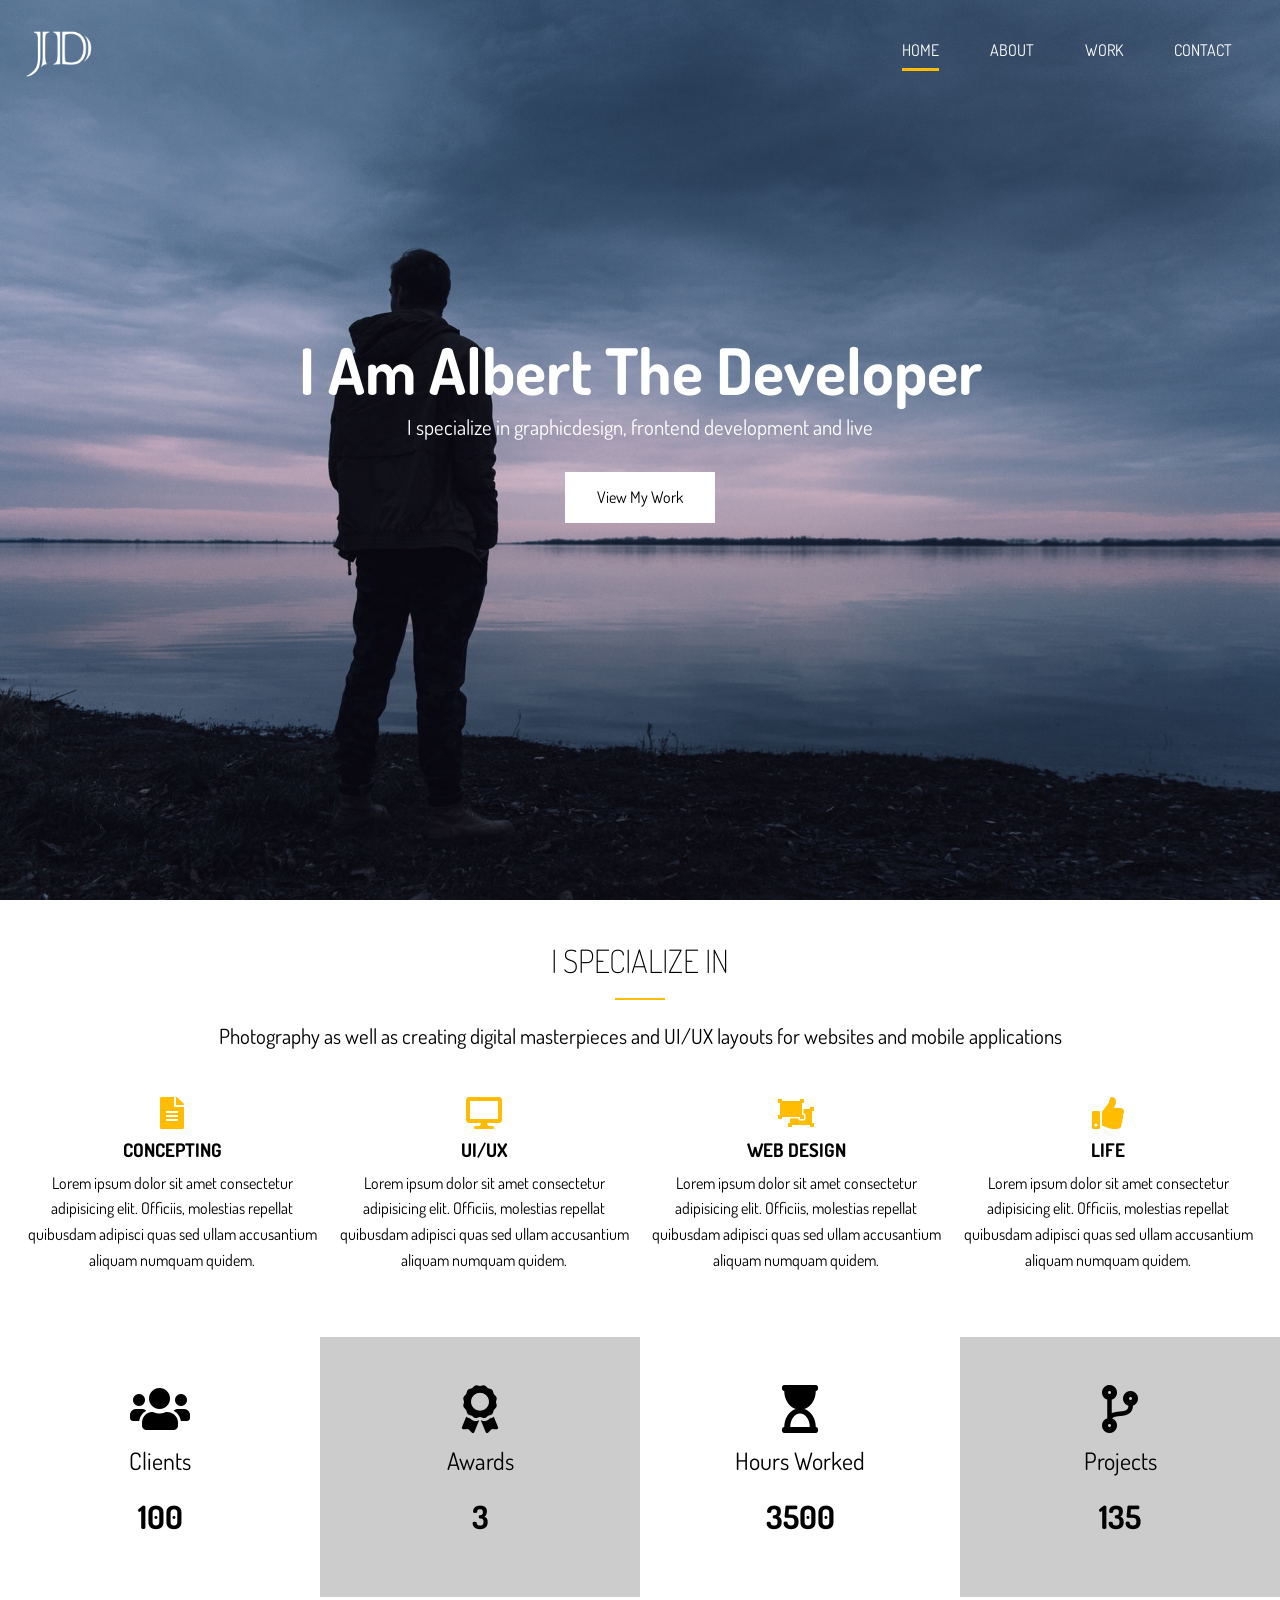
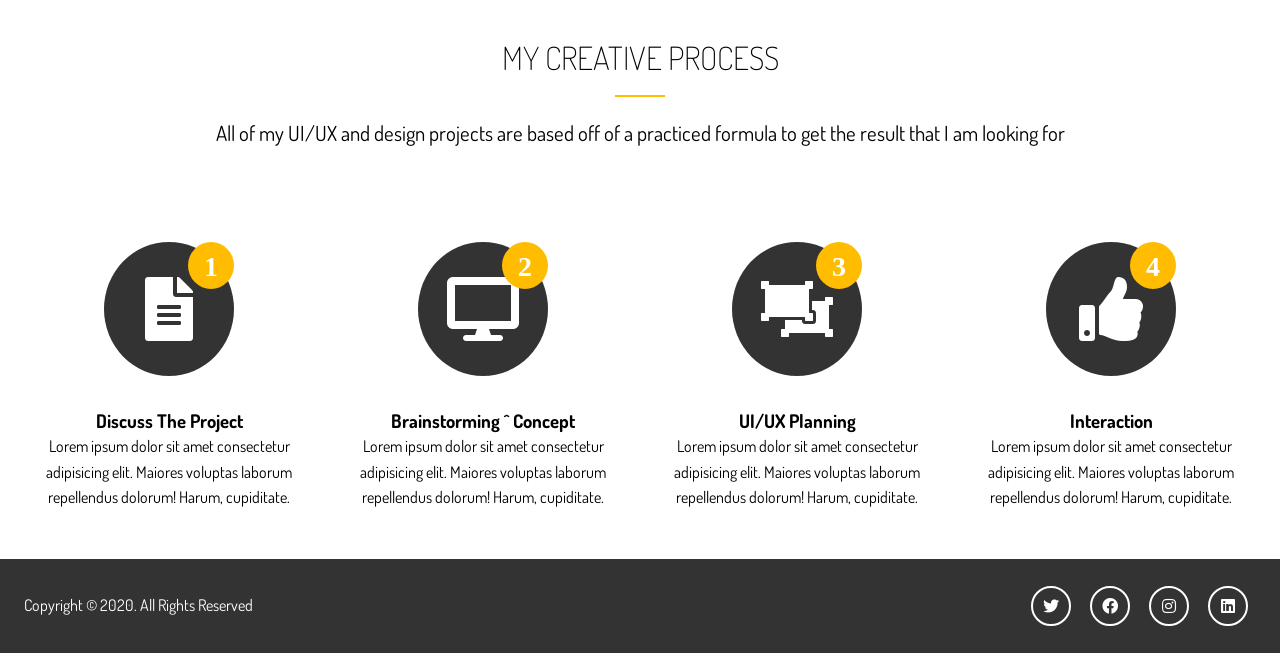
<file: index.html>
<!DOCTYPE html>
<html lang="en">
  <head>
    <meta charset="UTF-8" />
    <meta name="viewport" content="width=device-width, initial-scale=1.0" />
    <title>Welcome | Portfolio</title>
    <link
      rel="stylesheet"
      href="https://use.fontawesome.com/releases/v5.6.3/css/all.css"
      integrity="sha384-UHRtZLI+pbxtHCWp1t77Bi1L4ZtiqrqD80Kn4Z8NTSRyMA2Fd33n5dQ8lWUE00s/"
      crossorigin="anonymous"
    />
    <link
      href="https://fonts.googleapis.com/css2?family=Dosis&display=swap"
      rel="stylesheet"
    />
    <link rel="stylesheet" href="css/main.css" />
  </head>

  <body>
    <header id="header">
      <div class="container">
        <nav id="navbar">
          <img src="img/logo.png" alt="" class="logo" />
          <ul>
            <li><a href="index.html" class="current">Home</a></li>
            <li><a href="about.html">About</a></li>
            <li><a href="work.html">Work</a></li>
            <li><a href="contact.html">Contact</a></li>
          </ul>
        </nav>
        <article id="showcase">
          <h1>I Am Albert The Developer</h1>
          <p class="leader">
            I specialize in graphicdesign, frontend development and live
          </p>
          <a href="#" class="btn-light">View My Work</a>
        </article>
      </div>
    </header>
    <section id="home">
      <article id="home-a" class="text-center py-3">
        <div class="container">
          <h2 class="uppercase title">I specialize in</h2>
          <div class="bottom-line"></div>
          <p class="leader">
            Photography as well as creating digital masterpieces and UI/UX
            layouts for websites and mobile applications
          </p>
          <div id="concept">
            <div class="concept-1">
              <i class="fas fa-file-alt fa-2x"></i>
              <h3 class="uppercase">CONCEPTING</h3>
              <p>
                Lorem ipsum dolor sit amet consectetur adipisicing elit.
                Officiis, molestias repellat quibusdam adipisci quas sed ullam
                accusantium aliquam numquam quidem.
              </p>
            </div>
            <div class="concept-2">
              <i class="fas fa-desktop fa-2x"></i>
              <h3 class="uppercase">UI/UX</h3>
              <p>
                Lorem ipsum dolor sit amet consectetur adipisicing elit.
                Officiis, molestias repellat quibusdam adipisci quas sed ullam
                accusantium aliquam numquam quidem.
              </p>
            </div>
            <div class="concept-3">
              <i class="fas fa-object-ungroup fa-2x"></i>
              <h3 class="uppercase">Web Design</h3>
              <p>
                Lorem ipsum dolor sit amet consectetur adipisicing elit.
                Officiis, molestias repellat quibusdam adipisci quas sed ullam
                accusantium aliquam numquam quidem.
              </p>
            </div>
            <div class="concept-4">
              <i class="fas fa-thumbs-up fa-2x"></i>
              <h3 class="uppercase">Life</h3>
              <p>
                Lorem ipsum dolor sit amet consectetur adipisicing elit.
                Officiis, molestias repellat quibusdam adipisci quas sed ullam
                accusantium aliquam numquam quidem.
              </p>
            </div>
          </div>
        </div>
      </article>
      <article id="home-b">
        <div class="titul text-center">
          <div>
            <ul>
              <li><i class="fas fa-users fa-3x"></i></li>
              <li>Clients</li>
              <li>100</li>
            </ul>
          </div>
          <div>
            <ul>
              <li><i class="fas fa-award fa-3x"></i></li>
              <li>Awards</h3></li>
              <li>3</li>
            </ul>
          </div>
          <div>
            <ul>
              <li><i class="fas fa-hourglass-start fa-3x"></i></li>
              <li>Hours Worked</h3></li>
              <li>3500</li>
            </ul>
          </div>
          <div>
            <ul>
              <li><i class="fas fa-code-branch fa-3x"></i></li>
              <li>Projects</h3></li>
              <li>135</li>
            </ul>
          </div>
        </div>
      </article>
      <article id="home-c" class="py-3">
        <div class="container text-center">
          <h2 class="uppercase title">MY CREATIVE PROCESS</h2>
          <div class="bottom-line"></div>
          <p class="leader">
            All of my UI/UX and design projects are based off of a practiced
            formula to get the result that I am looking for
          </p>
          <div class="project">
            <div>
              <i class="fas fa-file-alt fa-4x projects-icon my-2">
                <div class="projects-step">1</div>
              </i>
              <h3>Discuss The Project</h3>
              <p>
                Lorem ipsum dolor sit amet consectetur adipisicing elit. Maiores
                voluptas laborum repellendus dolorum! Harum, cupiditate.
              </p>
            </div>
            <div>
              <i class="fas fa-desktop fa-4x projects-icon my-2">
                <div class="projects-step">2</div>
              </i>
              <h3>Brainstorming ^ Concept</h3>
              <p>
                Lorem ipsum dolor sit amet consectetur adipisicing elit. Maiores
                voluptas laborum repellendus dolorum! Harum, cupiditate.
              </p>
            </div>
            <div>
              <i class="fas fa-object-ungroup fa-4x projects-icon my-2">
                <div class="projects-step">3</div>
              </i>
              <h3>UI/UX Planning</h3>
              <p>
                Lorem ipsum dolor sit amet consectetur adipisicing elit. Maiores
                voluptas laborum repellendus dolorum! Harum, cupiditate.
              </p>
            </div>
            <div>
              <i class="fas fa-thumbs-up fa-4x projects-icon my-2">
                <div class="projects-step">4</div>
              </i>
              <h3>Interaction</h3>
              <p>
                Lorem ipsum dolor sit amet consectetur adipisicing elit. Maiores
                voluptas laborum repellendus dolorum! Harum, cupiditate.
              </p>
            </div>
          </div>
        </div>
      </article>
    </section>
    <footer id="footer">
      <div class="container">
        <div>
          <p>Copyright &copy; 2020. All Rights Reserved</p>
          <ul>
            <li>
              <a href="#"><i class="fab fa-twitter"></i></a>
            </li>
            <li>
              <a href="#"><i class="fab fa-facebook"></i></a>
            </li>
            <li>
              <a href="#"><i class="fab fa-instagram"></i></a>
            </li>
            <li>
              <a href="#"><i class="fab fa-linkedin"></i></a>
            </li>
          </ul>
        </div>
      </div>
    </footer>
  </body>
</html>
</file>
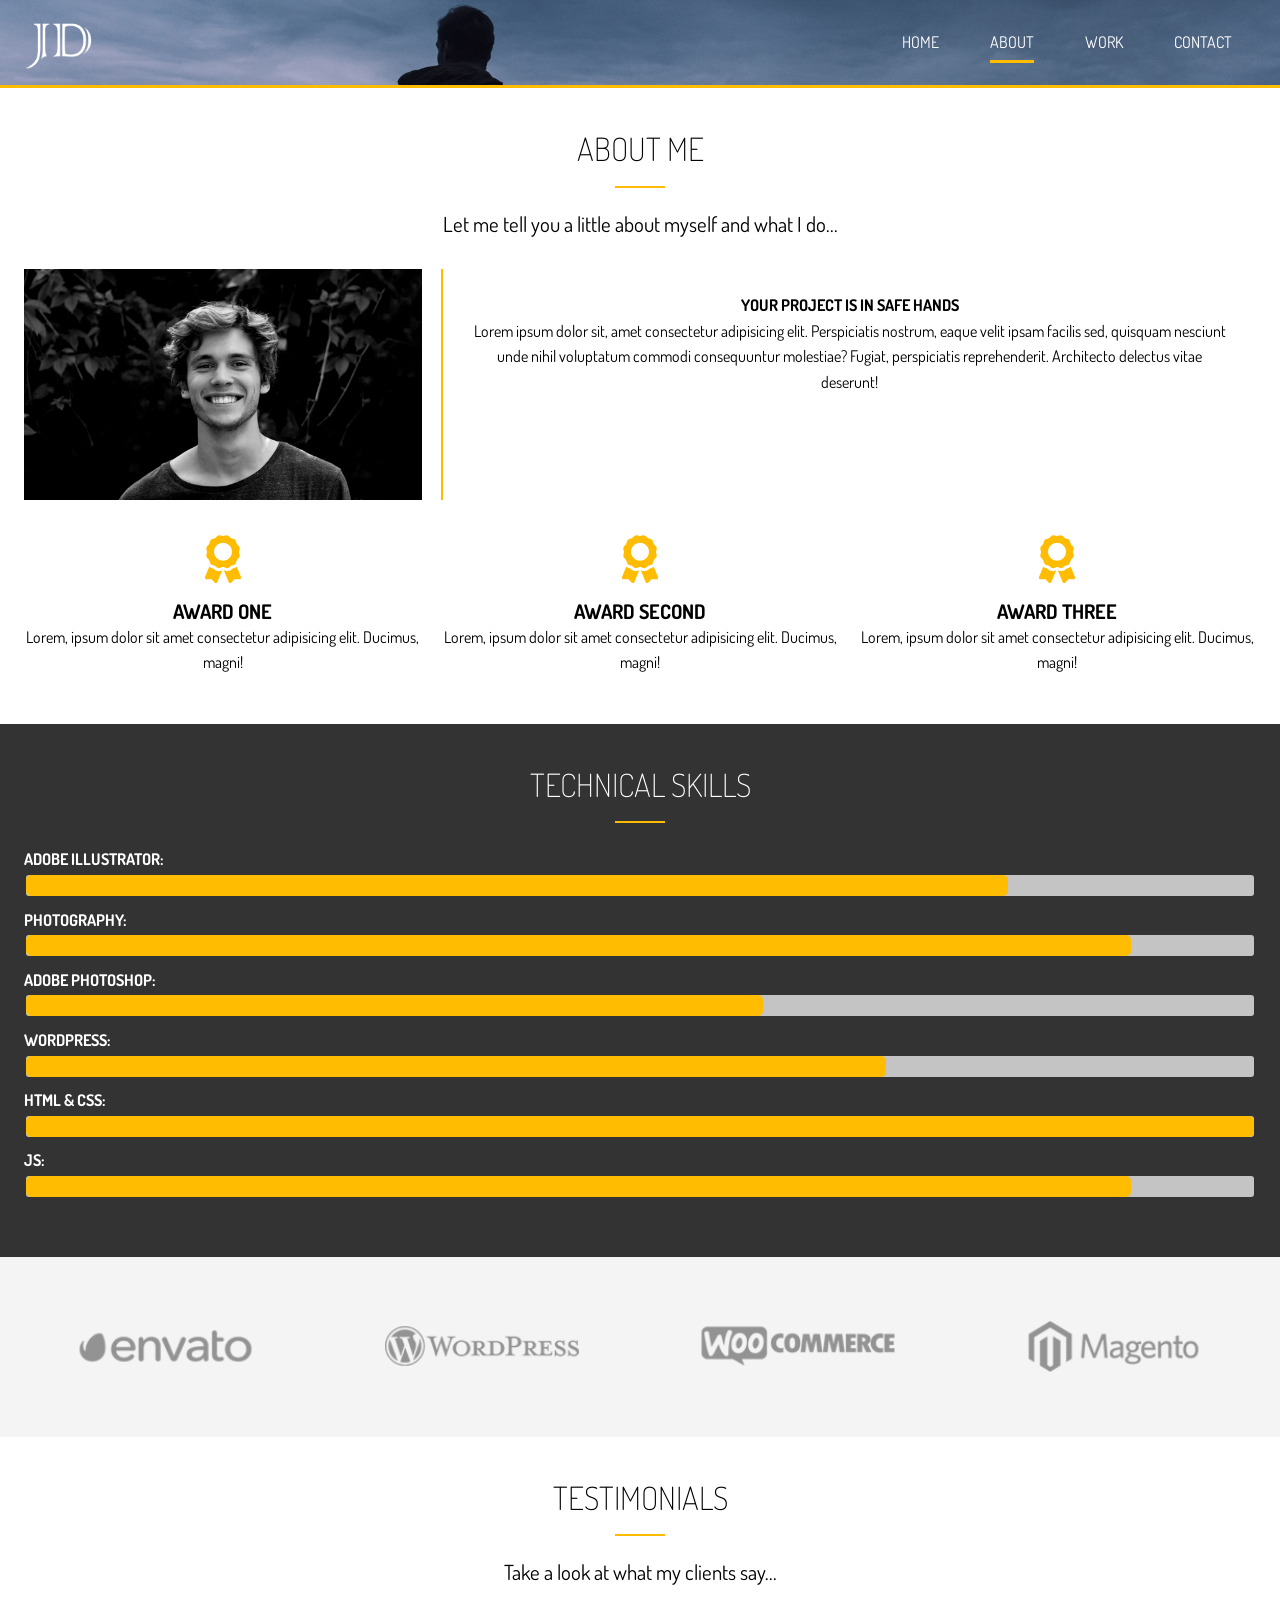
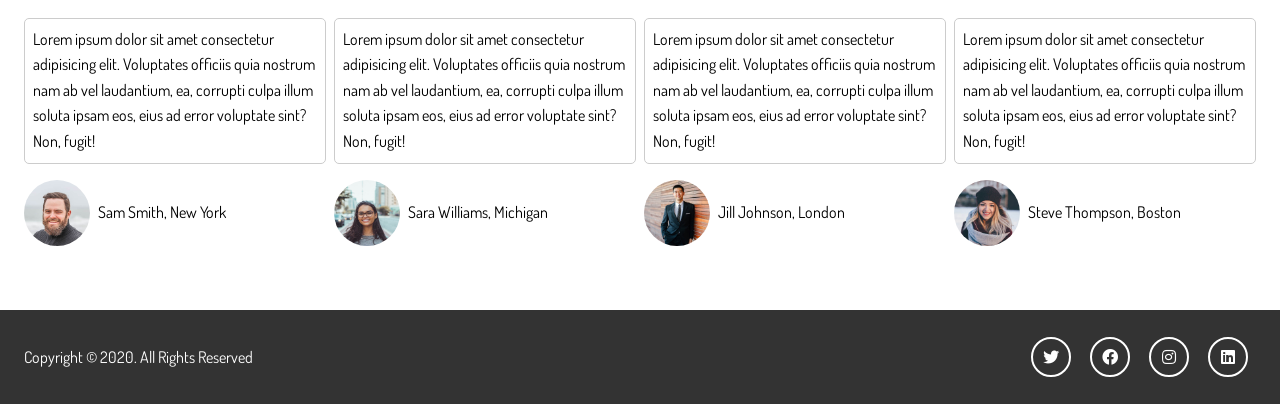
<file: about.html>
<!DOCTYPE html>
<html lang="en">
  <head>
    <meta charset="UTF-8" />
    <meta name="viewport" content="width=device-width, initial-scale=1.0" />
    <title>About Page | Portfolio</title>
    <link
      rel="stylesheet"
      href="https://use.fontawesome.com/releases/v5.6.3/css/all.css"
      integrity="sha384-UHRtZLI+pbxtHCWp1t77Bi1L4ZtiqrqD80Kn4Z8NTSRyMA2Fd33n5dQ8lWUE00s/"
      crossorigin="anonymous"
    />
    <link
      href="https://fonts.googleapis.com/css2?family=Dosis&display=swap"
      rel="stylesheet"
    />
    <link rel="stylesheet" href="css/main.css" />
  </head>

  <body>
    <header id="header-inner">
      <div class="container">
        <nav id="navbar">
          <img src="img/logo.png" alt="" class="logo" />
          <ul>
            <li><a href="index.html">Home</a></li>
            <li><a href="about.html" class="current">About</a></li>
            <li><a href="work.html">Work</a></li>
            <li><a href="contact.html">Contact</a></li>
          </ul>
        </nav>
      </div>
    </header>
    <section id="about">
      <article id="about-a" class="py-3">
        <div class="container">
          <h2 class="uppercase title">About me</h2>
          <div class="bottom-line"></div>
          <p class="leader">
            Let me tell you a little about myself and what I do...
          </p>
          <div class="about-a-inner">
            <img src="img/about.jpg" alt="" />
            <div class="div-text text-center p-1">
              <h4>YOUR PROJECT IS IN SAFE HANDS</h4>
              <p>
                Lorem ipsum dolor sit, amet consectetur adipisicing elit.
                Perspiciatis nostrum, eaque velit ipsam facilis sed, quisquam
                nesciunt unde nihil voluptatum commodi consequuntur molestiae?
                Fugiat, perspiciatis reprehenderit. Architecto delectus vitae
                deserunt!
              </p>
            </div>
            <div class="award-1 text-center">
              <i class="fas fa-award fa-3x"></i>
              <h2 class="box-title">Award one</h2>
              <p>
                Lorem, ipsum dolor sit amet consectetur adipisicing elit.
                Ducimus, magni!
              </p>
            </div>
            <div class="award-2 text-center">
              <i class="fas fa-award fa-3x"></i>
              <h2 class="box-title">Award second</h2>
              <p>
                Lorem, ipsum dolor sit amet consectetur adipisicing elit.
                Ducimus, magni!
              </p>
            </div>
            <div class="award-3 text-center">
              <i class="fas fa-award fa-3x"></i>
              <h2 class="box-title">Award three</h2>
              <p>
                Lorem, ipsum dolor sit amet consectetur adipisicing elit.
                Ducimus, magni!
              </p>
            </div>
          </div>
        </div>
      </article>
      <article id="about-b" class="py-3 bg-third">
        <div class="container">
          <h2 class="title uppercase">TECHNICAL skills</h2>
          <div class="bottom-line"></div>
          <h4>ADOBE ILLUSTRATOR:</h4>
          <div class="place bg-grey">
            <div style="width: 80%; height: 100%;" class="bg-primary"></div>
          </div>
          <h4>PHOTOGRAPHY:</h4>
          <div class="place bg-grey">
            <div style="width: 90%; height: 100%;" class="bg-primary"></div>
          </div>
          <h4>ADOBE PHOTOSHOP:</h4>
          <div class="place bg-grey">
            <div style="width: 60%; height: 100%;" class="bg-primary"></div>
          </div>
          <h4>WORDPRESS:</h4>
          <div class="place bg-grey">
            <div style="width: 70%; height: 100%;" class="bg-primary"></div>
          </div>
          <h4>HTML & CSS:</h4>
          <div class="place bg-grey">
            <div style="width: 100%; height: 100%;" class="bg-primary"></div>
          </div>
          <h4>JS:</h4>
          <div class="place bg-grey">
            <div style="width: 90%; height: 100%;" class="bg-primary"></div>
          </div>
        </div>
      </article>
      <article id="about-c">
        <div class="container">
          <div class="logos">
            <img src="img/about-logos/logo-envato.png" alt="" />
            <img src="img/about-logos/logo-wordpress.png" alt="" />
            <img src="img/about-logos/logo-woocommerce.png" alt="" />
            <img src="img/about-logos/logo-magento.png" alt="" />
          </div>
        </div>
      </article>
      <article id="about-d" class="py-3">
        <div class="container">
          <h2 class="title uppercase">Testimonials</h2>
          <div class="bottom-line"></div>
          <p class="leader">Take a look at what my clients say...</p>
          <div class="reviews">
            <div class="review">
              <div>
                <p>
                  Lorem ipsum dolor sit amet consectetur adipisicing elit.
                  Voluptates officiis quia nostrum nam ab vel laudantium, ea,
                  corrupti culpa illum soluta ipsam eos, eius ad error voluptate
                  sint? Non, fugit!
                </p>
              </div>
              <div>
                <img src="img/testimonials/person1.jpg" alt="" />
                <p>Sam Smith, New York</p>
              </div>
            </div>
            <div class="review">
              <div>
                <p>
                  Lorem ipsum dolor sit amet consectetur adipisicing elit.
                  Voluptates officiis quia nostrum nam ab vel laudantium, ea,
                  corrupti culpa illum soluta ipsam eos, eius ad error voluptate
                  sint? Non, fugit!
                </p>
              </div>

              <div>
                <img src="img/testimonials/person2.jpg" alt="" />
                <p>Sara Williams, Michigan</p>
              </div>
            </div>
            <div class="review">
              <div>
                <p>
                  Lorem ipsum dolor sit amet consectetur adipisicing elit.
                  Voluptates officiis quia nostrum nam ab vel laudantium, ea,
                  corrupti culpa illum soluta ipsam eos, eius ad error voluptate
                  sint? Non, fugit!
                </p>
              </div>
              <div>
                <img src="img/testimonials/person3.jpg" alt="" />
                <p>
                  Jill Johnson, London
                </p>
              </div>
            </div>
            <div class="review">
              <div>
                <p>
                  Lorem ipsum dolor sit amet consectetur adipisicing elit.
                  Voluptates officiis quia nostrum nam ab vel laudantium, ea,
                  corrupti culpa illum soluta ipsam eos, eius ad error voluptate
                  sint? Non, fugit!
                </p>
              </div>
              <div>
                <img src="img/testimonials/person4.jpg" alt="" />
                <p>Steve Thompson, Boston</p>
              </div>
            </div>
          </div>
        </div>
      </article>
    </section>
    <footer id="footer">
      <div class="container">
        <div>
          <p>Copyright &copy; 2020. All Rights Reserved</p>
          <ul>
            <li>
              <a href="#"><i class="fab fa-twitter"></i></a>
            </li>
            <li>
              <a href="#"><i class="fab fa-facebook"></i></a>
            </li>
            <li>
              <a href="#"><i class="fab fa-instagram"></i></a>
            </li>
            <li>
              <a href="#"><i class="fab fa-linkedin"></i></a>
            </li>
          </ul>
        </div>
      </div>
    </footer>
  </body>
</html>
</file>
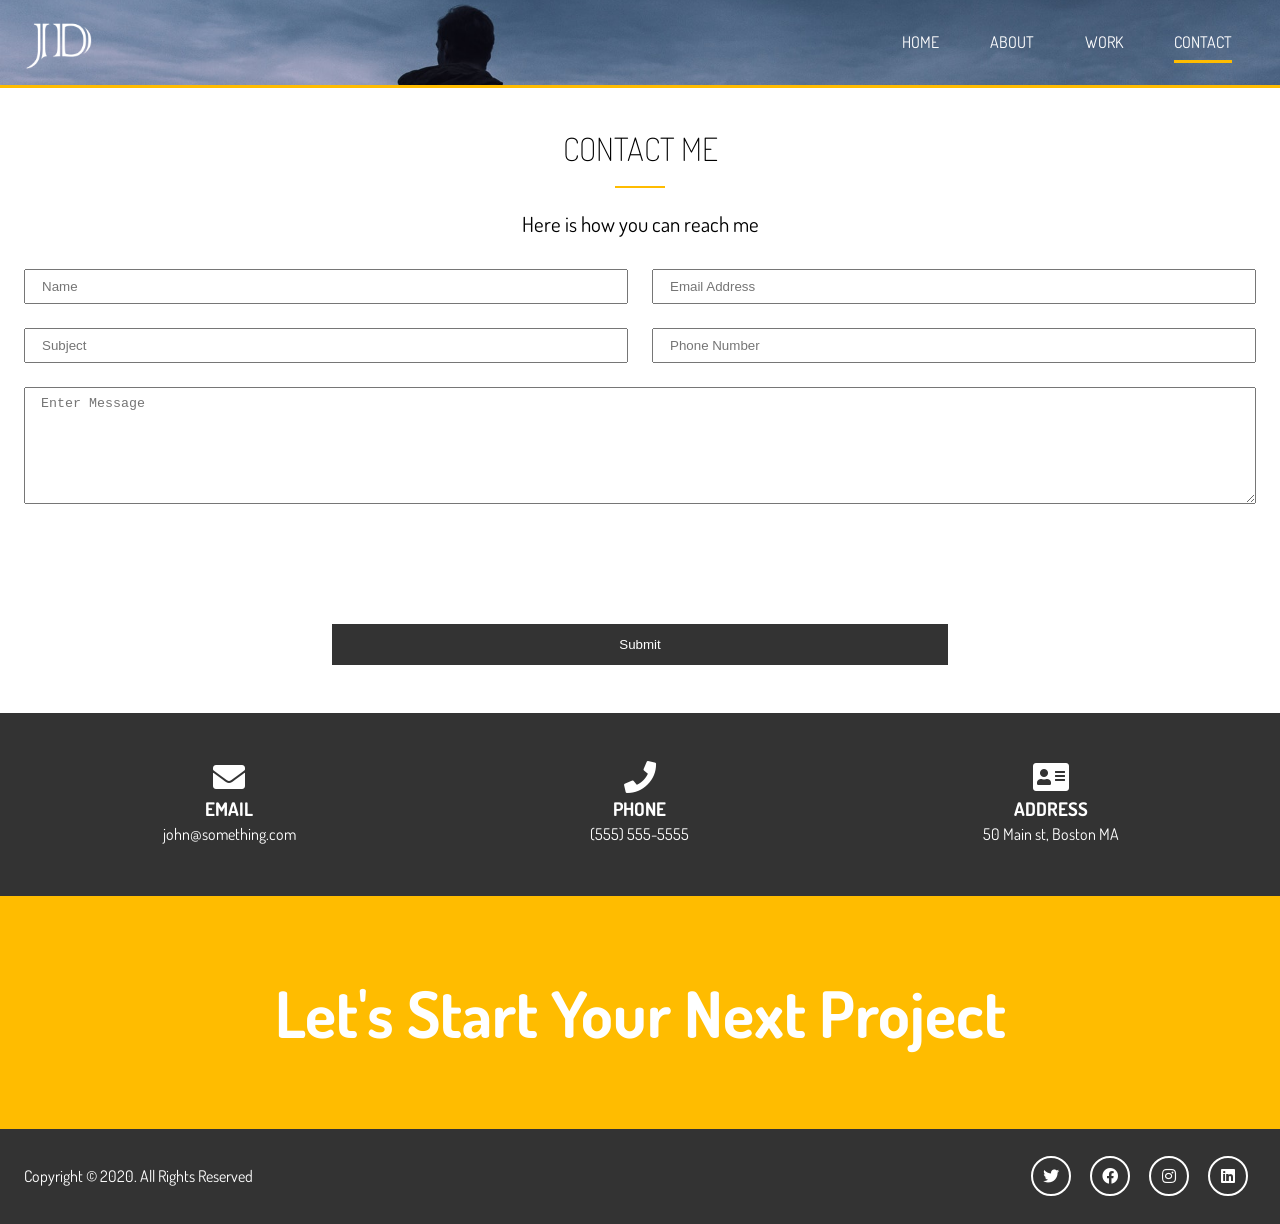
<file: contact.html>
<!DOCTYPE html>
<html lang="en">
  <head>
    <meta charset="UTF-8" />
    <meta name="viewport" content="width=device-width, initial-scale=1.0" />
    <title>Contact Page | Portfolio</title>
    <link
      rel="stylesheet"
      href="https://use.fontawesome.com/releases/v5.6.3/css/all.css"
      integrity="sha384-UHRtZLI+pbxtHCWp1t77Bi1L4ZtiqrqD80Kn4Z8NTSRyMA2Fd33n5dQ8lWUE00s/"
      crossorigin="anonymous"
    />
    <link
      href="https://fonts.googleapis.com/css2?family=Dosis&display=swap"
      rel="stylesheet"
    />
    <link rel="stylesheet" href="css/main.css" />
  </head>

  <body>
    <header id="header-inner">
      <div class="container">
        <nav id="navbar">
          <img src="img/logo.png" alt="" class="logo" />
          <ul>
            <li><a href="index.html">Home</a></li>
            <li><a href="about.html">About</a></li>
            <li><a href="work.html">Work</a></li>
            <li><a href="contact.html" class="current">Contact</a></li>
          </ul>
        </nav>
      </div>
    </header>
    <section id="contact">
      <article id="contact-a" class="text-center py-3">
        <div class="container">
          <h2 class="title uppercase">Contact me</h2>
          <div class="bottom-line"></div>
          <p class="leader">Here is how you can reach me</p>
          <form
            name="contact"
            method="POST"
            data-netlify="true"
            data-netlify-recaptcha="true"
          >
            <div class="contact-form">
              <input type="text" class="name" name="name" placeholder="Name" />
              <input
                type="text"
                class="email"
                name="email"
                placeholder="Email Address"
              />
              <input
                type="text"
                class="subject"
                name="subject"
                placeholder="Subject"
              />
              <input
                type="text"
                class="number"
                name="number"
                placeholder="Phone Number"
              />
              <textarea
                name="message"
                class="message"
                placeholder="Enter Message"
              ></textarea>
              <div class="m-2">
                <div data-netlify-recaptcha="true"></div>
              </div>
            </div>
            <input type="submit" value="Submit" class="btn-dark" />
          </form>
        </div>
      </article>
      <article id="contact-b" class="bg-third text-center py-3">
        <div class="container">
          <div class="grid">
            <div>
              <i class="fas fa-envelope fa-2x"></i>
              <h3 class="uppercase">Email</h3>
              <p>john@something.com</p>
            </div>
            <div>
              <i class="fas fa-phone fa-2x"></i>
              <h3 class="uppercase">Phone</h3>
              <p>(555) 555-5555</p>
            </div>
            <div>
              <i class="fas fa-address-card fa-2x"></i>
              <h3 class="uppercase">Address</h3>
              <p>50 Main st, Boston MA</p>
            </div>
          </div>
        </div>
      </article>
      <article id="contact-c" class="text-center py-4 bg-primary">
        <div class="container">
          <h1>Let's Start Your Next Project</h1>
        </div>
      </article>
    </section>
    <footer id="footer">
      <div class="container">
        <div>
          <p>Copyright &copy; 2020. All Rights Reserved</p>
          <ul>
            <li>
              <a href="#"><i class="fab fa-twitter"></i></a>
            </li>
            <li>
              <a href="#"><i class="fab fa-facebook"></i></a>
            </li>
            <li>
              <a href="#"><i class="fab fa-instagram"></i></a>
            </li>
            <li>
              <a href="#"><i class="fab fa-linkedin"></i></a>
            </li>
          </ul>
        </div>
      </div>
    </footer>
  </body>
</html>
</file>
<file: css/main.css>
.container {
  max-width: 1280px;
  margin: auto;
  padding: 0 1.5rem;
  overflow: hidden;
}

.title {
  text-align: center;
  font-size: 2rem;
  font-weight: 100;
}

.m-2 {
  margin: 2rem 0;
}

.bg-secondary {
  background-color: #cccccc;
  color: black;
}

.bg-third {
  background-color: #333333;
  color: white;
}

.bg-primary {
  background-color: #ffbc00;
  color: white;
}

.bg-grey {
  background-color: #c4c4c4;
  color: black;
}

.box-title {
  font-size: 20px;
  text-transform: uppercase;
}

.bottom-line {
  background-color: #ffbc00;
  height: 2px;
  width: 50px;
  margin: 1.5rem auto;
}

.text-center {
  text-align: center;
}

.p-1 {
  padding: 1.5rem;
}

.p-2 {
  padding: 2rem;
}

.p-3 {
  padding: 3rem;
}

.py-1 {
  padding: 1.5rem 0;
}

.py-2 {
  padding: 2rem 0;
}

.py-3 {
  padding: 3rem 0;
}

.py-4 {
  padding: 4rem 0;
}

.leader {
  text-align: center;
  font-size: 1.3rem;
  margin: 1rem 0 2rem;
}

.my-2 {
  margin: 2rem 0;
}

.btn-light, .btn-dark {
  display: inline-block;
  border: none;
  padding: 0.8rem 2rem;
  transition: all 0.5s;
}

.uppercase {
  text-transform: uppercase;
}

.btn-light {
  background-color: white;
  color: black;
}

.btn-dark {
  background-color: #333333;
  color: white;
}

*[class^="btn-"]:hover {
  background-color: #ffbc00;
}

.project {
  display: grid;
  grid-template-columns: repeat(3, 1fr);
}

.projects {
  position: relative;
  background-color: #ffbc00;
  overflow: hidden;
  box-shadow: 0 5px 10px 0 rgba(0, 0, 0, 0.3);
  line-height: 3rem;
}

.projects::after {
  content: "";
  position: absolute;
  top: 0;
  left: 0;
  opacity: 0.9;
  width: 100%;
  height: 100%;
  background-color: inherit;
  transition: all 3s cubic-bezier(0.2, 1, 0.3, 1);
  transform: scale(2) translate(-75%, -75%) rotate(-28deg);
}

.projects:hover::after {
  transform: scale(2) translate(0, 0) rotate(-28deg);
}

.projects:hover .projects-image {
  transform: scale(1.2);
}

.projects-image {
  height: auto;
  transform: translateZ(0);
  display: block;
  transition: transform 750ms cubic-bezier(0.2, 1, 0.3, 1);
}

.projects-image::before {
  content: "";
  display: block;
  padding-top: 75%;
  overflow: hidden;
}

.projects-image img {
  position: absolute;
  top: 0;
  left: 0;
  height: auto;
  line-height: 0;
  width: 100%;
}

.projects:hover .projects-text {
  opacity: 1;
  transform: translateY(0);
}

.projects-text {
  position: absolute;
  top: 0;
  left: 0;
  right: 0;
  bottom: 0;
  opacity: 0;
  z-index: 1;
  transform: translateY(-20%);
  text-align: center;
  color: white;
  transition: opacity 500ms cubic-bezier(0.2, 1, 0.3, 1), transform 500ms cubic-bezier(0.2, 1, 0.3, 1);
  transition-delay: 300ms;
}

.projects-text-wrap {
  position: absolute;
  width: 100%;
  top: 50%;
  transform: translateY(-50%);
}

.projects-text-wrap p {
  opacity: 0.7;
  font-size: 1.2rem;
}

.projects-text-wrap h2 {
  font-size: 2rem;
  padding: 0 1rem;
  margin-top: 5px;
}

* {
  margin: 0;
  padding: 0;
  box-sizing: border-box;
}

body {
  font-family: "Dosis", sans-serif;
  line-height: 1.6rem;
}

a {
  color: white;
  text-decoration: none;
}

ul {
  list-style: none;
}

img {
  width: 100%;
}

#header {
  background: url("../img/showcase.jpg") no-repeat center right/cover;
  color: white;
  height: 100vh;
  padding-top: 1rem;
}

#header article {
  padding-top: 22%;
  display: flex;
  flex-direction: column;
  align-items: center;
  text-align: center;
  justify-content: center;
}

#header article h1 {
  font-size: 4rem;
  padding-bottom: 1rem;
}

#header-inner {
  padding: 0.5rem 0;
  background: url("../img/showcase.jpg") no-repeat 20% 30%/cover;
  height: 5.5rem;
  color: white;
  border-bottom: 3px solid #ffbc00;
}

nav {
  display: flex;
  align-items: center;
  justify-content: space-between;
}

nav ul li {
  padding: 0 1.5rem;
  display: inline-block;
}

nav ul li a {
  text-transform: uppercase;
  font-size: 16px;
  border-bottom: transparent solid 3px;
  padding-bottom: 0.5rem;
  transition: border-color 0.5s;
}

nav ul li a:hover {
  border-color: #cccccc;
}

nav ul li a.current {
  border-color: #ffbc00;
}

nav img {
  width: 70px;
  height: 70px;
}

#home-a #concept {
  margin: 3rem 0 1rem 0;
  display: grid;
  grid-template-columns: repeat(4, 1fr);
  grid-gap: 1rem;
}

#home-a #concept i {
  color: #ffbc00;
  padding-bottom: 0.5rem;
}

#home-a #concept h3 {
  padding-bottom: 0.5rem;
}

#home-b .titul {
  display: grid;
  grid-template-columns: repeat(4, 1fr);
}

#home-b .titul div:nth-child(even) {
  background-color: #cccccc;
}

#home-b .titul div {
  display: flex;
  flex-direction: column;
  align-items: center;
  justify-content: center;
}

#home-b .titul div ul {
  padding: 3rem 0;
}

#home-b .titul div li {
  line-height: 2;
}

#home-b .titul div li:nth-child(2) {
  font-size: 1.5rem;
}

#home-b .titul div li:nth-child(3) {
  font-size: 2rem;
  font-weight: bold;
}

#home-c .project {
  margin-top: 4rem;
  display: grid;
  grid-template-columns: repeat(4, 1fr);
  grid-gap: 1.5rem;
}

#home-c .projects-step {
  position: absolute;
  top: 0;
  right: 0;
  font-size: 28px;
  background: #ffbc00;
  color: white;
  border-radius: 50%;
  line-height: 15px;
  padding: 1rem;
  transition: all 1s;
}

#home-c .projects-icon {
  border-radius: 50%;
  background: #333333;
  color: white;
  padding: 2rem 1.5rem;
  width: 130px;
  line-height: 70px;
  text-align: center;
  position: relative;
  transition: all 1s;
}

#home-c .projects-icon:hover {
  margin-bottom: 3rem;
  transform: scale(1.3);
  background-color: #ffbc00;
}

#home-c .projects-icon:hover .projects-step {
  background-color: #333333;
}

#about-a .about-a-inner {
  display: grid;
  grid-template-areas: "img tekt tekt" "aw1 aw2 aw3";
  grid-gap: 1.2rem;
}

#about-a .about-a-inner img {
  grid-area: img;
}

#about-a .about-a-inner .div-text {
  grid-area: tekt;
  border-left: 2px solid #ffbc00;
}

#about-a .about-a-inner .award-1 {
  grid-area: aw1;
}

#about-a .about-a-inner .award-1 i {
  margin: 1rem;
  color: #ffbc00;
}

#about-a .about-a-inner .award-2 {
  grid-area: aw2;
}

#about-a .about-a-inner .award-2 i {
  margin: 1rem;
  color: #ffbc00;
}

#about-a .about-a-inner .award-3 {
  grid-area: aw3;
}

#about-a .about-a-inner .award-3 i {
  margin: 1rem;
  color: #ffbc00;
}

#about-b .place {
  width: 100%;
  height: 25px;
  margin-bottom: 0.6rem;
  border-radius: 5px;
  border: 2px solid #333333;
}

#about-b .place div {
  border-radius: 5px;
}

#about-c {
  background-color: #f4f4f4;
}

#about-c .logos {
  height: 20vh;
  align-items: center;
  display: grid;
  justify-content: center;
  grid-template-columns: repeat(4, 1fr);
  grid-gap: 2rem;
}

#about-c .logos img {
  margin: auto;
  width: 70%;
}

#about-d .reviews {
  display: grid;
  grid-template-columns: repeat(4, 1fr);
  grid-gap: 0.5rem;
}

#about-d .reviews .review {
  display: flex;
  flex-direction: column;
}

#about-d .reviews .review div:first-child {
  border: 1px solid #cccccc;
  padding: 0.5rem;
  border-radius: 5px;
}

#about-d .reviews .review div:last-child {
  margin: 1rem 0;
  display: flex;
  align-items: center;
}

#about-d .reviews .review div:last-child img {
  width: 22%;
  border-radius: 50%;
}

#about-d .reviews .review div:last-child p {
  padding-left: 0.5rem;
}

#contact-a .contact-form {
  display: grid;
  grid-template-columns: repeat(2, 1fr);
  grid-gap: 1.5rem;
}

#contact-a .contact-form input[type="text"] {
  padding: 0.5rem 1rem;
}

#contact-a .contact-form textarea {
  padding: 0.5rem 1rem;
  grid-column: 1 / span 2;
  height: 13vh;
}

#contact-a input[type="submit"] {
  margin-top: 2rem;
  width: 50%;
}

#contact-b .grid {
  display: grid;
  grid-template-columns: repeat(3, 1fr);
}

#contact-c h1 {
  text-align: center;
  padding: 2.5rem 0;
  font-size: 4rem;
}

#footer {
  background-color: #333333;
  color: white;
}

#footer .container {
  padding: 1.2rem 1.5rem;
}

#footer .container div {
  display: flex;
  justify-content: space-between;
  align-items: center;
}

#footer .container div ul li {
  padding: 0.5rem;
  display: inline-block;
  border: 2px;
}

#footer .container div ul li i {
  border: 2px #fff solid;
  border-radius: 50%;
  width: 40px;
  line-height: 20px;
  text-align: center;
  padding: 0.5rem;
  transition: all 0.5s;
}

#footer .container div ul li a:hover i {
  background-color: #ffbc00;
}

@media (max-width: 800px) {
  #header {
    height: 30rem;
  }
  #header article {
    padding-top: 10%;
  }
  #header article h1 {
    line-height: 4rem;
  }
  #contact-c h1 {
    padding: 0;
    line-height: 6.5rem;
  }
}

@media (max-height: 580px) {
  #header {
    height: 32rem;
  }
  #header article {
    padding-top: 10%;
  }
  #header article h1 {
    line-height: 6rem;
  }
}

@media (max-width: 525px) {
  #header {
    padding-top: 0;
    background: url("../img/showcase.jpg") no-repeat 20% 30%/cover;
    border-bottom: 3px solid #ffbc00;
    height: 10rem;
  }
  #header article {
    display: none;
  }
  #header-inner {
    padding: 0;
    height: 10rem;
  }
  nav {
    padding-top: 1rem;
    flex-direction: column;
    justify-content: center;
  }
  nav ul {
    display: flex;
  }
  nav ul li {
    padding: 16px;
  }
  #home-a #concept {
    grid-template-columns: repeat(1, 1fr);
  }
  #home-b .titul {
    grid-template-columns: repeat(1, 1fr);
  }
  #home-c .project {
    grid-template-columns: repeat(1, 1fr);
  }
  #about-a .about-a-inner {
    grid-template-areas: "img img img" "tekt tekt tekt" "aw1 aw1 aw1" "aw2 aw2 aw2" "aw3 aw3 aw3";
  }
  #about-c {
    display: none;
  }
  #about-d .reviews {
    grid-template-columns: repeat(1, 1fr);
  }
  #about-d .reviews .review div:last-child img {
    width: 12%;
  }
  #work .project {
    grid-template-columns: repeat(1, 1fr);
  }
  #contact-a .contact-form {
    grid-template-columns: repeat(1, 1fr);
  }
  #contact-a .contact-form textarea {
    grid-column: 1;
  }
  #contact-b .grid {
    grid-template-columns: repeat(1, 1fr);
    grid-gap: 1rem;
  }
  #contact-b .grid div:first-child {
    padding-bottom: 1rem;
    border-bottom: 1px solid #555555;
  }
  #contact-b .grid div:nth-child(2) {
    padding-bottom: 1rem;
    border-bottom: 1px solid #555555;
  }
  #contact-c h1 {
    padding: 1rem 0;
    font-size: 2rem;
    line-height: 3rem;
  }
  #footer .container div {
    flex-direction: column;
  }
  #footer .container div ul {
    padding-top: 0.5rem;
  }
}
/*# sourceMappingURL=main.css.map */
</file>
